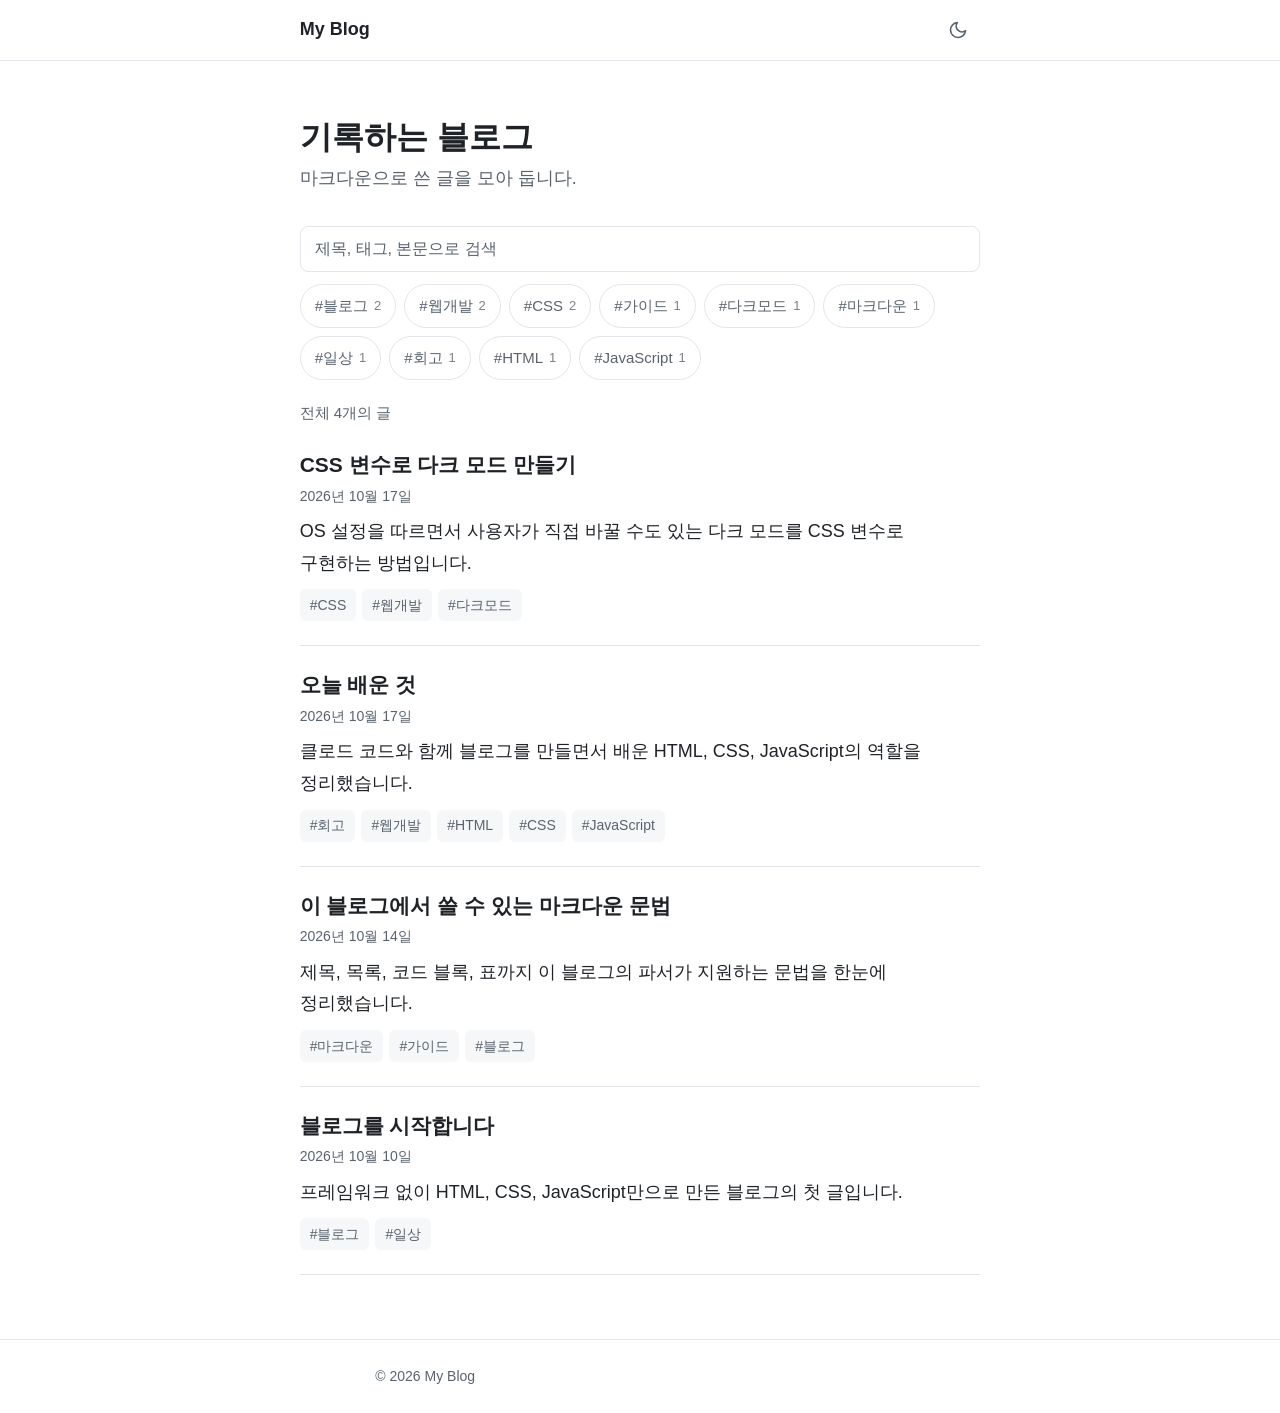
<file: index.html>
<!doctype html>
<html lang="ko">
<head>
  <meta charset="utf-8">
  <meta name="viewport" content="width=device-width, initial-scale=1">
  <meta name="description" content="마크다운으로 쓰는 개인 블로그">
  <title>My Blog</title>
  <script>
    try {
      const theme = localStorage.getItem('theme');
      if (theme === 'light' || theme === 'dark') document.documentElement.dataset.theme = theme;
    } catch (e) {}
  </script>
  <link rel="stylesheet" href="css/style.css">
</head>
<body data-page="list">
  <header class="site-header">
    <div class="container site-header__inner">
      <a class="site-title" href="index.html">My Blog</a>
      <button type="button" class="theme-toggle" aria-label="다크 모드로 전환">
        <svg class="icon icon-moon" viewBox="0 0 24 24" aria-hidden="true"><path d="M21 12.8A9 9 0 1 1 11.2 3a7 7 0 0 0 9.8 9.8z"/></svg>
        <svg class="icon icon-sun" viewBox="0 0 24 24" aria-hidden="true"><circle cx="12" cy="12" r="4"/><path d="M12 2v2M12 20v2M4.9 4.9l1.4 1.4M17.7 17.7l1.4 1.4M2 12h2M20 12h2M4.9 19.1l1.4-1.4M17.7 6.3l1.4-1.4"/></svg>
      </button>
    </div>
  </header>

  <main class="container">
    <section class="intro">
      <h1 class="intro__title">기록하는 블로그</h1>
      <p class="intro__desc">마크다운으로 쓴 글을 모아 둡니다.</p>
    </section>

    <div class="controls">
      <label class="visually-hidden" for="search">글 검색</label>
      <input id="search" class="search" type="search" placeholder="제목, 태그, 본문으로 검색" autocomplete="off">
      <div id="tag-list" class="tag-list" role="group" aria-label="태그 필터"></div>
    </div>

    <p id="result-count" class="result-count" aria-live="polite">글을 불러오는 중…</p>
    <ul id="post-list" class="post-list"></ul>

    <div id="empty" class="empty" hidden>
      <p>일치하는 글이 없습니다.</p>
      <button type="button" id="reset" class="button">필터 초기화</button>
    </div>
  </main>

  <footer class="site-footer">
    <div class="container">© 2026 My Blog</div>
  </footer>

  <script type="module" src="js/main.js"></script>
</body>
</html>
</file>
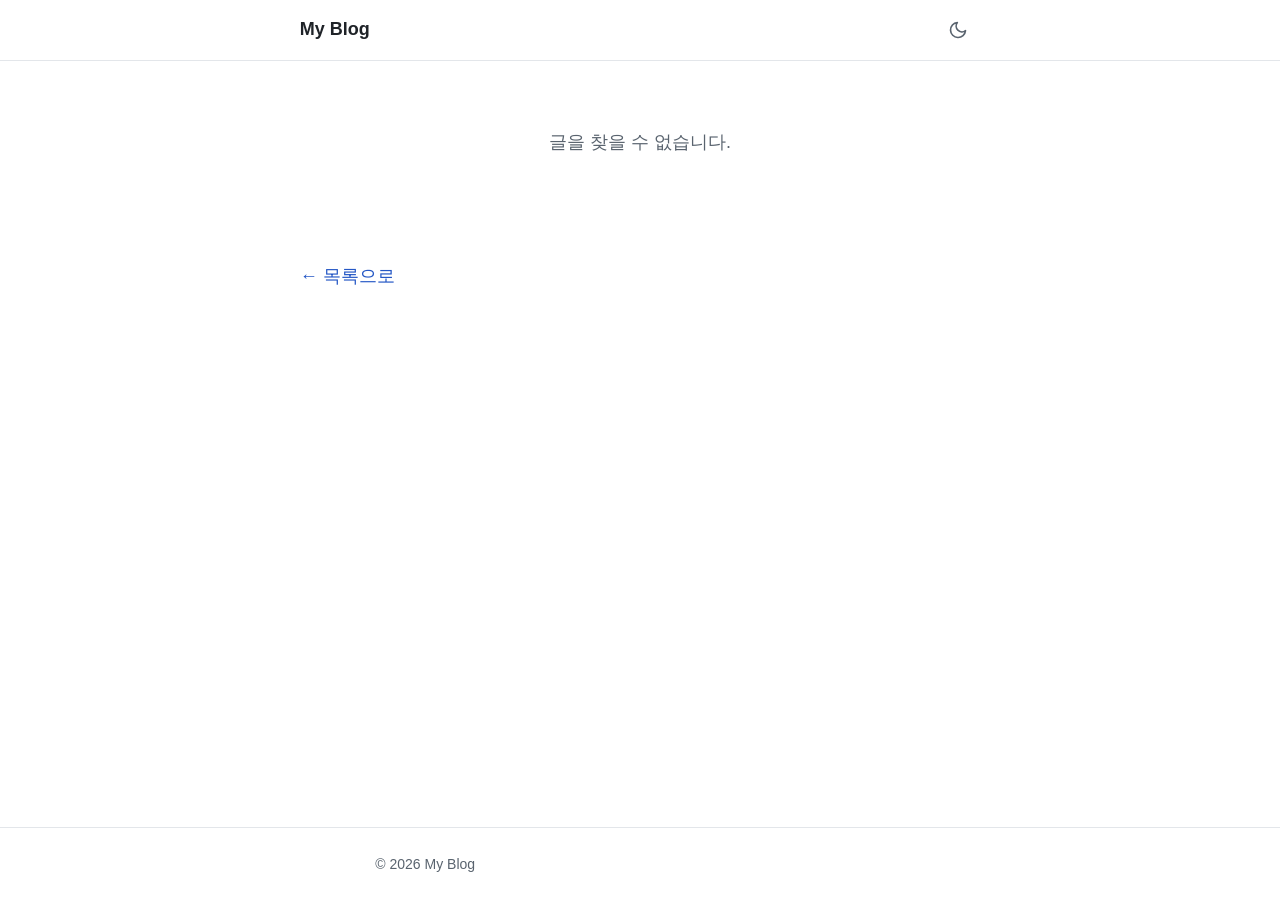
<file: post.html>
<!doctype html>
<html lang="ko">
<head>
  <meta charset="utf-8">
  <meta name="viewport" content="width=device-width, initial-scale=1">
  <meta name="description" content="마크다운으로 쓰는 개인 블로그">
  <title>My Blog</title>
  <script>
    try {
      const theme = localStorage.getItem('theme');
      if (theme === 'light' || theme === 'dark') document.documentElement.dataset.theme = theme;
    } catch (e) {}
  </script>
  <link rel="stylesheet" href="css/style.css">
</head>
<body data-page="post">
  <header class="site-header">
    <div class="container site-header__inner">
      <a class="site-title" href="index.html">My Blog</a>
      <button type="button" class="theme-toggle" aria-label="다크 모드로 전환">
        <svg class="icon icon-moon" viewBox="0 0 24 24" aria-hidden="true"><path d="M21 12.8A9 9 0 1 1 11.2 3a7 7 0 0 0 9.8 9.8z"/></svg>
        <svg class="icon icon-sun" viewBox="0 0 24 24" aria-hidden="true"><circle cx="12" cy="12" r="4"/><path d="M12 2v2M12 20v2M4.9 4.9l1.4 1.4M17.7 17.7l1.4 1.4M2 12h2M20 12h2M4.9 19.1l1.4-1.4M17.7 6.3l1.4-1.4"/></svg>
      </button>
    </div>
  </header>

  <main class="container">
    <article id="post" class="post" aria-busy="true">
      <p class="status">글을 불러오는 중…</p>
    </article>
    <nav class="post-nav" aria-label="글 탐색">
      <a href="index.html">← 목록으로</a>
    </nav>
  </main>

  <footer class="site-footer">
    <div class="container">© 2026 My Blog</div>
  </footer>

  <script type="module" src="js/main.js"></script>
</body>
</html>
</file>
<file: css/style.css>
/* ===== 테마 변수 ===== */
:root {
  color-scheme: light;
  --bg: #ffffff;
  --surface: #f6f7f9;
  --text: #1f2328;
  --muted: #59636e;
  --accent: #2457c5;
  --accent-soft: #e8eefb;
  --border: #e3e6ea;
  --code-bg: #f3f4f6;
  --quote-bar: #c9d3e3;

  --font-sans: -apple-system, BlinkMacSystemFont, "Apple SD Gothic Neo", "Pretendard", "Noto Sans KR", "Malgun Gothic", sans-serif;
  --font-mono: ui-monospace, "SFMono-Regular", Consolas, "Liberation Mono", monospace;
  --measure: 68ch;
  --gutter: 16px;
  --radius: 8px;
}

@media (prefers-color-scheme: dark) {
  :root:not([data-theme="light"]) {
    color-scheme: dark;
    --bg: #111418;
    --surface: #181c21;
    --text: #e4e7eb;
    --muted: #9aa4b1;
    --accent: #7aa7ff;
    --accent-soft: #1c2a44;
    --border: #2a3038;
    --code-bg: #1a1f26;
    --quote-bar: #3a4556;
  }
}

:root[data-theme="dark"] {
  color-scheme: dark;
  --bg: #111418;
  --surface: #181c21;
  --text: #e4e7eb;
  --muted: #9aa4b1;
  --accent: #7aa7ff;
  --accent-soft: #1c2a44;
  --border: #2a3038;
  --code-bg: #1a1f26;
  --quote-bar: #3a4556;
}

/* ===== 기본 ===== */
*,
*::before,
*::after {
  box-sizing: border-box;
}

html {
  -webkit-text-size-adjust: 100%;
  text-size-adjust: 100%;
}

body {
  margin: 0;
  min-height: 100vh;
  display: flex;
  flex-direction: column;
  background: var(--bg);
  color: var(--text);
  font-family: var(--font-sans);
  font-size: 1.0625rem;
  line-height: 1.75;
  word-break: keep-all;
  overflow-wrap: anywhere;
  transition: background-color 0.2s, color 0.2s;
}

main {
  flex: 1;
}

a {
  color: var(--accent);
  text-underline-offset: 0.2em;
}

:focus-visible {
  outline: 2px solid var(--accent);
  outline-offset: 2px;
  border-radius: 4px;
}

button {
  font: inherit;
  color: inherit;
  cursor: pointer;
}

.visually-hidden {
  position: absolute;
  width: 1px;
  height: 1px;
  margin: -1px;
  padding: 0;
  overflow: hidden;
  clip: rect(0 0 0 0);
  white-space: nowrap;
  border: 0;
}

.container {
  width: 100%;
  max-width: calc(var(--measure) + var(--gutter) * 2);
  margin-inline: auto;
  padding-inline: var(--gutter);
}

/* ===== 헤더 / 푸터 ===== */
.site-header {
  border-bottom: 1px solid var(--border);
}

.site-header__inner {
  display: flex;
  align-items: center;
  justify-content: space-between;
  min-height: 60px;
}

.site-title {
  color: var(--text);
  font-weight: 700;
  font-size: 1.125rem;
  text-decoration: none;
  padding-block: 10px;
}

.theme-toggle {
  display: inline-flex;
  align-items: center;
  justify-content: center;
  width: 44px;
  height: 44px;
  padding: 0;
  border: 1px solid transparent;
  border-radius: 50%;
  background: transparent;
  color: var(--muted);
}

.theme-toggle:hover {
  background: var(--surface);
  color: var(--text);
}

.icon {
  width: 20px;
  height: 20px;
  fill: none;
  stroke: currentColor;
  stroke-width: 2;
  stroke-linecap: round;
  stroke-linejoin: round;
}

.theme-toggle .icon-sun,
.theme-toggle[data-current="dark"] .icon-moon {
  display: none;
}

.theme-toggle[data-current="dark"] .icon-sun {
  display: block;
}

.site-footer {
  margin-top: 64px;
  padding-block: 24px;
  border-top: 1px solid var(--border);
  color: var(--muted);
  font-size: 0.875rem;
}

/* ===== 목록 페이지 ===== */
.intro {
  padding-block: 40px 24px;
}

.intro__title {
  margin: 0 0 4px;
  font-size: 1.75rem;
  line-height: 1.3;
}

.intro__desc {
  margin: 0;
  color: var(--muted);
}

.controls {
  display: flex;
  flex-direction: column;
  gap: 12px;
}

.search {
  width: 100%;
  min-height: 44px;
  padding: 8px 14px;
  border: 1px solid var(--border);
  border-radius: var(--radius);
  background: var(--bg);
  color: var(--text);
  font: inherit;
  font-size: 1rem;
}

.search::placeholder {
  color: var(--muted);
}

.search:focus-visible {
  outline-offset: 0;
  border-color: var(--accent);
}

.tag-list {
  display: flex;
  flex-wrap: wrap;
  gap: 8px;
}

.tag-chip {
  display: inline-flex;
  align-items: center;
  gap: 6px;
  min-height: 44px;
  padding: 0 14px;
  border: 1px solid var(--border);
  border-radius: 999px;
  background: var(--bg);
  color: var(--muted);
  font-size: 0.9375rem;
}

.tag-chip:hover {
  border-color: var(--accent);
  color: var(--text);
}

.tag-chip[aria-pressed="true"] {
  border-color: var(--accent);
  background: var(--accent-soft);
  color: var(--accent);
  font-weight: 600;
}

.tag-chip__count {
  font-size: 0.8125rem;
  opacity: 0.8;
}

.result-count {
  margin: 20px 0 0;
  color: var(--muted);
  font-size: 0.9375rem;
}

.post-list {
  list-style: none;
  margin: 0;
  padding: 0;
}

.post-card {
  padding-block: 24px;
  border-bottom: 1px solid var(--border);
}

.post-card__link {
  color: inherit;
  text-decoration: none;
}

.post-card__link:hover .post-card__title {
  color: var(--accent);
}

.post-card__title {
  margin: 0;
  font-size: 1.3125rem;
  line-height: 1.4;
  transition: color 0.15s;
}

.post-card__meta {
  margin-top: 4px;
  color: var(--muted);
  font-size: 0.875rem;
}

.post-card__desc {
  margin: 8px 0 0;
}

.tag-row {
  display: flex;
  flex-wrap: wrap;
  gap: 4px 6px;
  list-style: none;
  margin: 10px 0 0;
  padding: 0;
}

.tag {
  display: inline-flex;
  align-items: center;
  min-height: 32px;
  padding: 0 10px;
  border: 0;
  border-radius: 6px;
  background: var(--surface);
  color: var(--muted);
  font-size: 0.875rem;
  text-decoration: none;
}

.tag:hover {
  background: var(--accent-soft);
  color: var(--accent);
}

.empty {
  padding-block: 48px;
  text-align: center;
  color: var(--muted);
}

.button {
  min-height: 44px;
  padding: 0 18px;
  border: 1px solid var(--border);
  border-radius: var(--radius);
  background: var(--surface);
  color: var(--text);
}

.button:hover {
  border-color: var(--accent);
}

/* ===== 글 상세 ===== */
.post__header {
  padding-block: 40px 24px;
  margin-bottom: 32px;
  border-bottom: 1px solid var(--border);
}

.post__title {
  margin: 0;
  font-size: 1.875rem;
  line-height: 1.3;
  letter-spacing: -0.01em;
}

.post__meta {
  margin-top: 8px;
  color: var(--muted);
  font-size: 0.9375rem;
}

.status {
  padding-block: 48px;
  color: var(--muted);
  text-align: center;
}

.post-nav {
  margin-top: 48px;
}

.post-nav a {
  display: inline-flex;
  align-items: center;
  min-height: 44px;
  text-decoration: none;
}

/* ===== 본문 타이포그래피 ===== */
.prose > :first-child {
  margin-top: 0;
}

.prose :is(p, ul, ol, blockquote, pre, .table-wrap, hr) {
  margin: 0 0 1.25em;
}

.prose :is(h1, h2, h3, h4, h5, h6) {
  margin: 2em 0 0.6em;
  line-height: 1.35;
  letter-spacing: -0.01em;
}

.prose h1 { font-size: 1.75rem; }
.prose h2 { font-size: 1.5rem; }
.prose h3 { font-size: 1.25rem; }
.prose h4 { font-size: 1.0625rem; }
.prose h5,
.prose h6 { font-size: 1rem; color: var(--muted); }

.prose :is(ul, ol) {
  padding-left: 1.5em;
}

.prose li + li,
.prose li > :is(ul, ol) {
  margin-top: 0.3em;
}

.prose li > :is(ul, ol) {
  margin-bottom: 0;
}

.prose .task-item {
  list-style: none;
  margin-left: -1.4em;
}

.prose .task-item input {
  margin: 0 0.4em 0 0;
  vertical-align: middle;
}

.prose blockquote {
  padding: 0.2em 0 0.2em 1em;
  border-left: 4px solid var(--quote-bar);
  color: var(--muted);
}

.prose blockquote > :last-child {
  margin-bottom: 0;
}

.prose hr {
  height: 1px;
  margin-block: 2.5em;
  border: 0;
  background: var(--border);
}

.prose img {
  display: block;
  max-width: 100%;
  height: auto;
  margin-inline: auto;
  border-radius: var(--radius);
}

.prose code {
  padding: 0.15em 0.4em;
  border-radius: 4px;
  background: var(--code-bg);
  font-family: var(--font-mono);
  font-size: 0.875em;
}

.prose pre {
  padding: 16px;
  overflow-x: auto;
  border: 1px solid var(--border);
  border-radius: var(--radius);
  background: var(--code-bg);
  line-height: 1.6;
  word-break: normal;
  overflow-wrap: normal;
}

.prose pre code {
  padding: 0;
  background: none;
  font-size: 0.875rem;
  white-space: pre;
}

.table-wrap {
  overflow-x: auto;
}

.prose table {
  width: 100%;
  border-collapse: collapse;
  font-size: 0.9375rem;
  word-break: normal;
}

.prose :is(th, td) {
  padding: 8px 12px;
  border-bottom: 1px solid var(--border);
  text-align: left;
}

.prose th {
  border-bottom-width: 2px;
  font-weight: 600;
  white-space: nowrap;
}

/* ===== 넓은 화면 ===== */
@media (min-width: 640px) {
  :root {
    --gutter: 24px;
  }

  body {
    font-size: 1.125rem;
  }

  .intro {
    padding-block: 56px 32px;
  }

  .intro__title {
    font-size: 2rem;
  }

  .post__header {
    padding-block: 56px 32px;
  }

  .post__title {
    font-size: 2.25rem;
  }
}

@media (prefers-reduced-motion: reduce) {
  * {
    transition: none !important;
    scroll-behavior: auto !important;
  }
}
</file>
